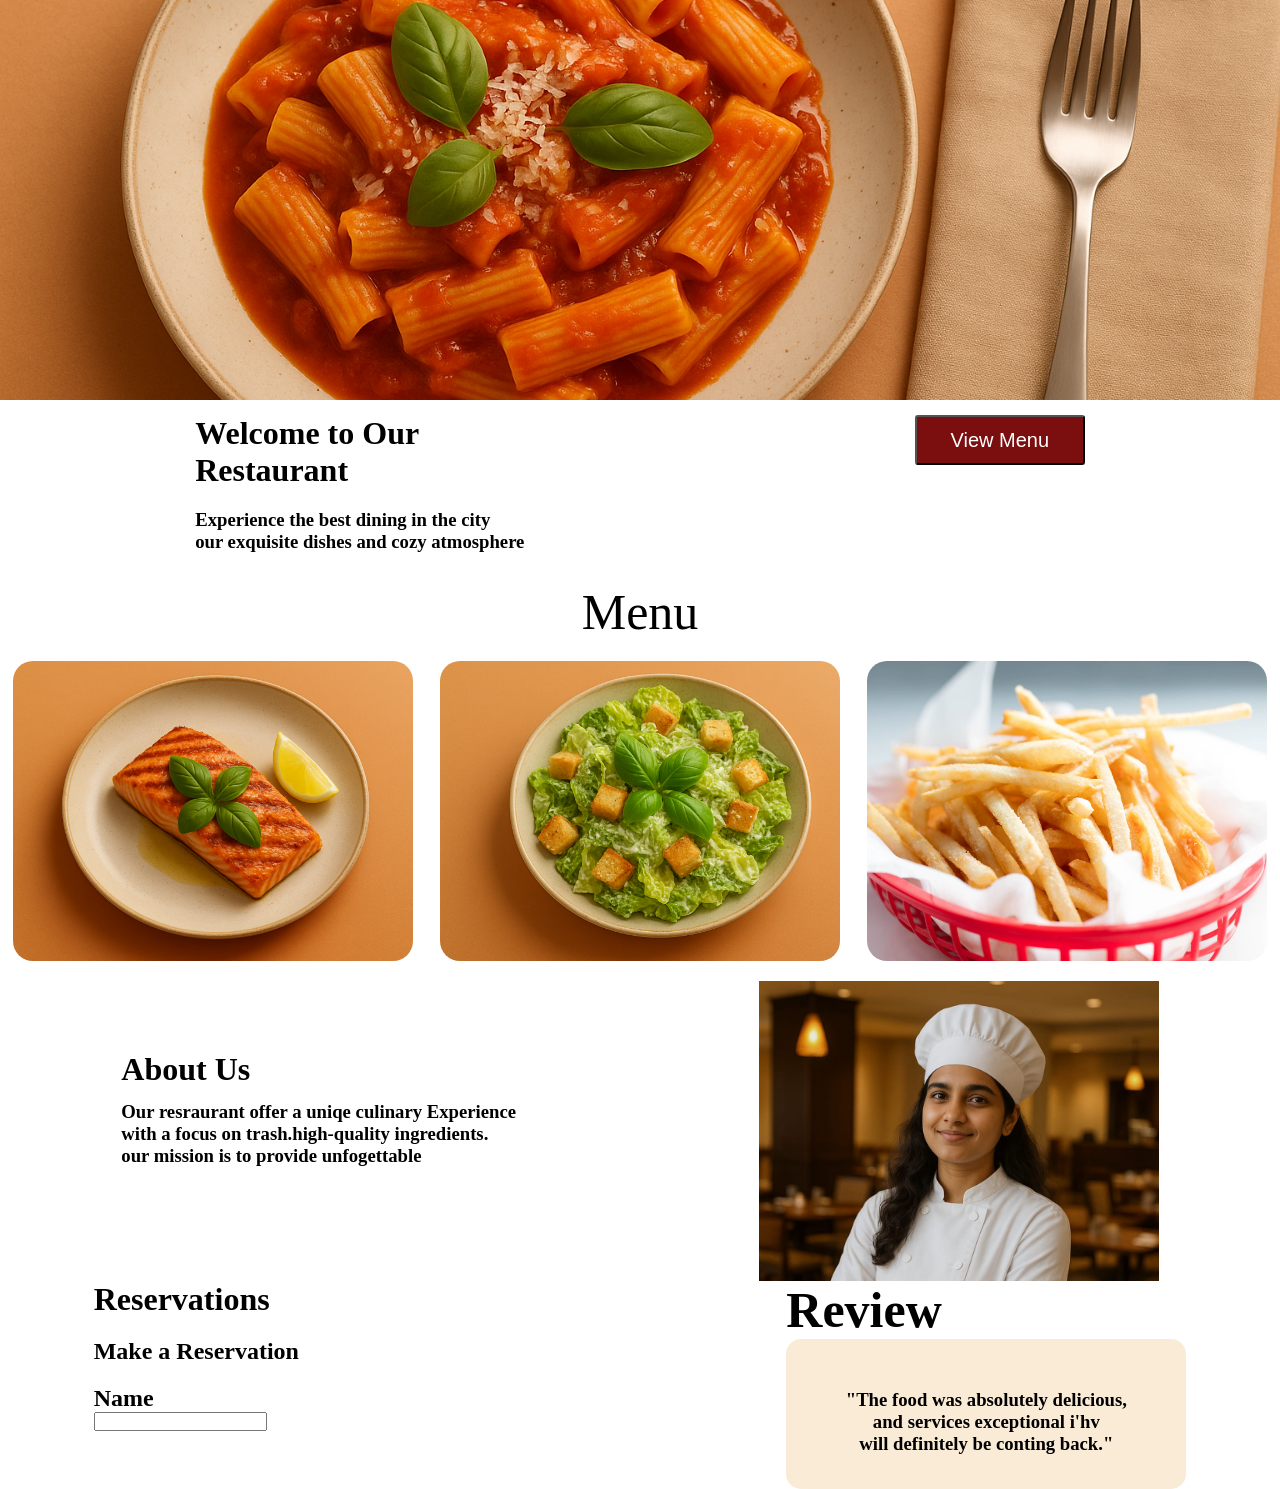
<file: index.html>
<!DOCTYPE html>
<html lang="en">
<head>
    <link rel= "stylesheet" href="stylesheet.css"
    <meta charset="UTF-8">
    <meta name="viewport" content="width=device-width, initial-scale=1.0">
    <title>Restaurant</title>
</head>
<body>
    <div class="nav-bar">
        <div class="nav-img" >
    </div>
    </div>
    <div class="hero">
        <div class="wel">
            <h1 class="the">Welcome to Our</h1>
            <h1> Restaurant</h1>
            <h3 class=" text"> Experience the best dining in the city</h3>
            <h3> our exquisite dishes and cozy atmosphere</h3>
        </div>
        <div class="button">
            <a href="menu.html"><button class="menu"> View Menu</button></a>
        </div>

    </div>
    <div class="sec">
        <p>Menu</p>
    </div>
    <div class="box">
        <div class="box1"></div>
    <div class="box2"></div>
    <div class="box3"></div>
    </div>
    <div class="sec2">
        <div class="about">
        <h1 class="sec3">About Us</h1>
        <h3 class="sec4">Our resraurant offer a uniqe culinary Experience</h3>
        <h3>with a focus on trash.high-quality ingredients.</h3>
        <h3>our mission is to provide unfogettable</h3>
        </div>
        <div class="box4">
            <div class="img"></div>
       </div>
    </div>
    <div class="sec5">
       <div class="box5">
         <h1 class="res">Reservations</h1>
        <h2 class="res1"> Make a Reservation</h2>
        <h2 class="res2">Name</h2>
        <input type=" text" placeholder=" ">
       </div>
       <div class="box6">
        <h2 class="rev">Review</h2>
        <div class="review">
            <h3 id="id1">"The food was absolutely delicious,</h3>
        <h3 id="id2">and services exceptional i'hv</h3>
        <h3 id="id1">will definitely be conting back."</h3>
        </div>
       </div>
    </div>
    

</body>
</html>
</file>
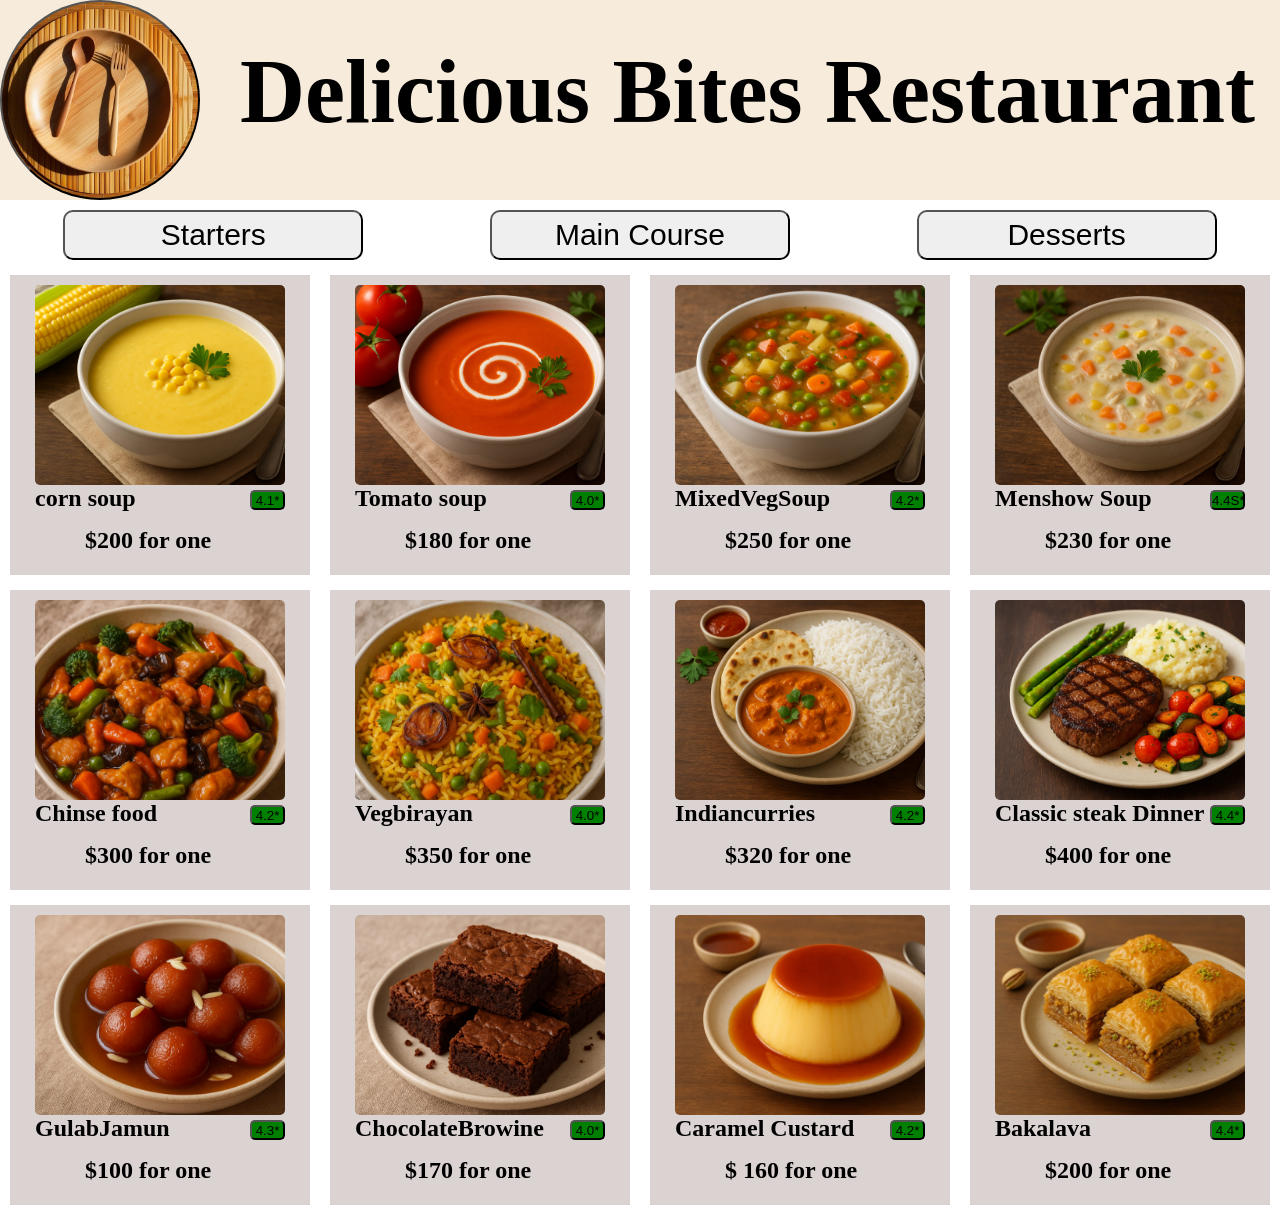
<file: menu.html>
<!DOCTYPE html>
<html lang="en">
<head>
    <meta charset="UTF-8">
    <meta name="viewport" content="width=device-width, initial-scale=1.0">
    <title>menu</title>
    <link rel="stylesheet" href="stylesheet1.css">
</head>
<body>
    <div class="nav-bar">
        <div class="navlogo">
            <button class="logo"></button>
            <h1 class="text">Delicious Bites Restaurant</h1>
        </div>
    </div>
    <div class="button">
    <a href=""><button class="b1"> Starters</button></a>
    <a href=""><button class="b2"> Main Course </button></a>
    <a href=""><button class="b3"> Desserts</button></a>
    </div>
    <div class="section">
        <div class="box1">
            <div class="div-img">
                <div class="csoup">
                    <h2>corn soup</h2>
                    <button id="id1">4.1*</button>
                </div>
                <div class="mrp1">
                    <h2> $200 for one</h2>
                 </div>   
            </div>
        </div>
        <div class="box2">
            <div class="img2">
                <div class="Tsoup">
                    <h2>Tomato soup</h2>
                    <button id="id2">4.0*</button>
                </div>
                <div class="mrp2">
                    <h2> $180 for one</h2>
                 </div>   

            </div>
        </div>
        <div class="box3">
            <div class="img3">
                <div class="mixsoup">
                    <h2>MixedVegSoup</h2>
                    <button id="id3">4.2*</button>
                </div>
                <div class="mrp3">
                    <h2> $250 for one</h2>
                 </div>   

            </div>
        </div>
        <div class="box4">
            <div class="img4">
                <div class="msoup">
                    <h2>Menshow Soup</h2>
                    <button id="id4">4.4S*</button>
                </div>
                <div class="mrp4">
                    <h2> $230 for one</h2>
                 </div>   

            </div>
        </div>
    </div>
    <div class="section2">
        <div class="box5">
            <div class="div-img2">
                <div class="chinese">
                    <h2>Chinse food</h2>
                    <button id="id5">4.2*</button>
                </div>
                <div class="mrp5">
                    <h2> $300 for one</h2>
                 </div>   
            </div>
        </div>
        <div class="box6">
            <div class="img6">
                <div class="vegbi">
                    <h2>Vegbirayan</h2>
                    <button id="id6">4.0*</button>
                </div>
                <div class="mrp6">
                    <h2> $350 for one</h2>
                 </div>   

            </div>
        </div>
        <div class="box7">
            <div class="img7">
                <div class="incurry">
                    <h2>Indiancurries</h2>
                    <button id="id7">4.2*</button>
                </div>
                <div class="mrp7">
                    <h2> $320 for one</h2>
                 </div>   

            </div>
        </div>
        <div class="box8">
            <div class="img8">
                <div class="steak">
                    <h2>Classic steak Dinner</h2>
                    <button id="id8">4.4*</button>
                </div>
                <div class="mrp8">
                    <h2> $400 for one</h2>
                 </div>   

            </div>
        </div>
    </div>
    <div class="section3">
        <div class="box9">
            <div class="div-img3">
                <div class="gulab">
                    <h2>GulabJamun</h2>
                    <button id="id9">4.3*</button>
                </div>
                <div class="mrp9">
                    <h2> $100 for one</h2>
                 </div>   
            </div>
        </div>
        <div class="box10">
            <div class="img10">
                <div class="browine">
                    <h2>ChocolateBrowine</h2>
                    <button id="id10">4.0*</button>
                </div>
                <div class="mrp10">
                    <h2> $170 for one</h2>
                 </div>   

            </div>
        </div>
        <div class="box11">
            <div class="img11">
                <div class="caramel">
                    <h2>Caramel Custard</h2>
                    <button id="id11">4.2*</button>
                </div>
                <div class="mrp11">
                    <h2> $ 160 for one</h2>
                 </div>   

            </div>
        </div>
        <div class="box12">
            <div class="img12">
                <div class="baka">
                    <h2>Bakalava</h2>
                    <button id="id12">4.4*</button>
                </div>
                <div class="mrp12">
                    <h2> $200 for one</h2>
                 </div>   

            </div>
        </div>
    </div>
</body>
</html>
</file>
<file: stylesheet.css>
*{
    padding:0px;
    margin: 0px;
}
.nav-bar{
    display: flex;
    justify-content: center;
}
.nav-img{
     height: 400px;
    width:1500px;
background-image: url("pasta.png");
 background-size:cover;
 background-position: center;
} 
.hero{
    display: flex;
    justify-content: space-around;
    margin-top: 15px;
    
}
   .menu{
    height: 50px;
    width: 170px;
    border-radius: 3px;
    background-color: rgb(123, 14, 14);
    color: white;
    font-size: 20px;
   }
.text{
    margin-top: 20px;

}
p{
    font-size: 50px;
    text-align: center;
    margin-top: 30px;
}
.box{
    padding-top: 20px;
    display: flex;
    justify-content: space-around;
}
.box1{
    height: 300px;
    width: 400px;
    background-image: url("grilled\ salmon.png");
    background-size: cover;
    border-radius: 20px;
}
.box2{
 height: 300px;
    width: 400px;
     background-image: url("caesar\ salad.png");
    background-size: cover;
   border-radius: 20px;
}
.box3{
 height: 300px;
    width: 400px;
     background-image: url("french.jpg");
    background-size: cover;
    border-radius: 20px;
}
.box4{
    height: 300px;
    width: 400px;
    border-radius: 20px;
    
}
.img{
    width: 400px;
    height: 300px;
   background-image: url("chef2.jpg");
    background-size: cover;
}
.sec2{
    display: flex;
    justify-content: space-around;
    margin-top: 20px;
}
.sec3{
margin-top: 70px;
height: 30px;

}
.sec4{
    margin-top:20px;
}
.sec5{
    display: flex;
    justify-content: space-around;
}
.box5{
    margin-right: 300px;
}
.res1{
    margin-top: 20px;
}
.res2{
    margin-top: 20px;
}
.rev{
    font-size: 50px;
    margin-right: 15px;
}
.review{
    height: 100px;
    width: 400px;
    background-color: antiquewhite;
    text-align: center;
    padding-top: 50px;
    border-radius: 15px;
   
}
</file>
<file: stylesheet1.css>
*{
    padding: 0px;
    margin: 0px;
    box-sizing: border-box;
}
.b1{
    height: 50px;
    width: 300px;
    border-radius: 10px;
    font-size: 30px;
}
.b2{
   
height: 50px;
width: 300px;
 border-radius: 10px;
 font-size: 30px;
}
.b3{
    height: 50px;
    width: 300px;
    border-radius: 10px;
   font-size: 30px;
}
.nav-bar{
    background-color: rgb(247, 235, 220);
}
.navlogo{
display: flex;
}

.logo{
    height: 200px;
    width: 200px;
   background-image: url("alogo.jpg");
    border-radius: 50%;
    background-size: cover;
    
}
.text{
 font-size: 90px;
 margin-top: 40px;
 margin-left:40px;
 font-family:'Times New Roman', Times, serif
}
.button{
    margin-top: 10px;
    display: flex;
    justify-content: space-around;
}
.section{
    margin-top: 15px;
    display: flex;
    justify-content: space-around;
   
}
.box1{
    height: 300px;
    width: 300px;
   background-color: rgb(219, 210, 210);
}
.box2{
    height: 300px;
    width: 300px;
     background-color: rgb(219, 210, 210);

}
.box3{
    height: 300px;
    width: 300px;
     background-color: rgb(219, 210, 210);
}
.box4{
    height: 300px;
    width: 300px;
     background-color: rgb(219, 210, 210);
}


 .div-img{
    height: 200px;
    width: 250px;
    border-radius: 5px;
    margin-top: 10px;
    margin-left: 25px;
    background-image: url("cornsoup.jpg");
    background-size: cover;
    
}  
.csoup{
    padding-top: 200px;
    display: flex;
    justify-content: space-between;
    
}

#id1{
    background-color: green;
    height: 20px;
    width: 35px;
    align-items: center;
    border-radius: 5px;
    margin-top: 5px;
}
.mrp1{
    margin-left: 50px;
    margin-top: 15px;
}
.img2{
    height: 200px;
    width: 250px;
    border-radius: 5px;
    margin-top: 10px;
    margin-left: 25px;
    background-image: url("tomatosoup.jpg");
    background-size: cover;
}
.Tsoup{
    padding-top: 200px;
    display: flex;
    justify-content: space-between;
    

}
#id2{
    
    background-color: green;
    height: 20px;
    width: 35px;
    align-items: center;
    border-radius: 5px;
    margin-top: 5px

}
.mrp2{
     margin-left: 50px;
    margin-top: 15px;

}
.img3{
    height: 200px;
    width: 250px;
    border-radius: 5px;
    margin-top: 10px;
    margin-left: 25px;
    background-image: url("mixedvegsoup.jpg");
    background-size: cover;
}
.mixsoup{
    padding-top: 200px;
    display: flex;
    justify-content: space-between;
    

}
#id3{
    
    background-color: green;
    height: 20px;
    width: 35px;
    align-items: center;
    border-radius: 5px;
    margin-top: 5px

}
.mrp3{
     margin-left: 50px;
    margin-top: 15px;

}
.img4{
    height: 200px;
    width: 250px;
    border-radius: 5px;
    margin-top: 10px;
    margin-left: 25px;
    background-image: url("anothersoup.jpg");
    background-size: cover;
}
.msoup{
    padding-top: 200px;
    display: flex;
    justify-content: space-between;
    

}
#id4{
    
    background-color: green;
    height: 20px;
    width: 35px;
    align-items: center;
    border-radius: 5px;
    margin-top: 5px

}
.mrp4{
     margin-left: 50px;
    margin-top: 15px;

}
.section2{
    margin-top: 15px;
    display: flex;
    justify-content: space-around;
   
}
.box5{
    height: 300px;
    width: 300px;
   background-color: rgb(219, 210, 210);
}
.box6{
    height: 300px;
    width: 300px;
     background-color: rgb(219, 210, 210);

}
.box7{
    height: 300px;
    width: 300px;
     background-color: rgb(219, 210, 210);
}
.box8{
    height: 300px;
    width: 300px;
     background-color: rgb(219, 210, 210);
}


 .div-img2{
    height: 200px;
    width: 250px;
    border-radius: 5px;
    margin-top: 10px;
    margin-left: 25px;
    background-image: url("chinese.jpg");
    background-size: cover;
    
}  
.chinese{
    padding-top: 200px;
    display: flex;
    justify-content: space-between;
    
}

#id5{
    background-color: green;
    height: 20px;
    width: 35px;
    align-items: center;
    border-radius: 5px;
    margin-top: 5px;
}
.mrp5{
    margin-left: 50px;
    margin-top: 15px;
}
.img6{
    height: 200px;
    width: 250px;
    border-radius: 5px;
    margin-top: 10px;
    margin-left: 25px;
    background-image: url("vegbirayan.jpg");
    background-size: cover;
}
.vegbi{
    padding-top: 200px;
    display: flex;
    justify-content: space-between;
    

}
#id6{
    
    background-color: green;
    height: 20px;
    width: 35px;
    align-items: center;
    border-radius: 5px;
    margin-top: 5px

}
.mrp6{
     margin-left: 50px;
    margin-top: 15px;

}
.img7{
    height: 200px;
    width: 250px;
    border-radius: 5px;
    margin-top: 10px;
    margin-left: 25px;
    background-image: url("indiancurries.jpg");
    background-size: cover;
}
.incurry{
    padding-top: 200px;
    display: flex;
    justify-content: space-between;
    

}
#id7{
    
    background-color: green;
    height: 20px;
    width: 35px;
    align-items: center;
    border-radius: 5px;
    margin-top: 5px

}
.mrp7{
     margin-left: 50px;
    margin-top: 15px;

}
.img8{
    height: 200px;
    width: 250px;
    border-radius: 5px;
    margin-top: 10px;
    margin-left: 25px;
    background-image: url("Classic\ Steak\ Dinner.jpg");
    background-size: cover;
}
.steak{
    padding-top: 200px;
    display: flex;
    justify-content: space-between;
    

}
#id8{
    
    background-color: green;
    height: 20px;
    width: 35px;
    align-items: center;
    border-radius: 5px;
    margin-top: 5px

}
.mrp8{
     margin-left: 50px;
    margin-top: 15px;

}
.section3{
    margin-top: 15px;
    display: flex;
    justify-content: space-around;
   
}
.box9{
    height: 300px;
    width: 300px;
   background-color: rgb(219, 210, 210);
}
.box10{
    height: 300px;
    width: 300px;
     background-color: rgb(219, 210, 210);

}
.box11{
    height: 300px;
    width: 300px;
     background-color: rgb(219, 210, 210);
}
.box12{
    height: 300px;
    width: 300px;
     background-color: rgb(219, 210, 210);
}


 .div-img3{
    height: 200px;
    width: 250px;
    border-radius: 5px;
    margin-top: 10px;
    margin-left: 25px;
    background-image: url("gulabjamun.jpg");
    background-size: cover;
    
}  
.gulab{
    padding-top: 200px;
    display: flex;
    justify-content: space-between;
    
}

#id9{
    background-color: green;
    height: 20px;
    width: 35px;
    align-items: center;
    border-radius: 5px;
    margin-top: 5px;
}
.mrp9{
    margin-left: 50px;
    margin-top: 15px;
}
.img10{
    height: 200px;
    width: 250px;
    border-radius: 5px;
    margin-top: 10px;
    margin-left: 25px;
    background-image: url("chocolatebrowine.jpg");
    background-size: cover;
    
}
.browine{
    padding-top: 200px;
    display: flex;
    justify-content: space-between;
    }

#id10{
    
    background-color: green;
    height: 20px;
    width: 35px;
    align-items: center;
    border-radius: 5px;
    margin-top: 5px

}
.mrp10{
     margin-left: 50px;
    margin-top: 15px;

}
.img11{
    height: 200px;
    width: 250px;
    border-radius: 5px;
    margin-top: 10px;
    margin-left: 25px;
    background-image: url("asweet.jpg");
    background-size: cover;
}
.caramel{
    padding-top: 200px;
    display: flex;
    justify-content: space-between;
    

}
#id11{
    
    background-color: green;
    height: 20px;
    width: 35px;
    align-items: center;
    border-radius: 5px;
    margin-top: 5px

}
.mrp11{
     margin-left: 50px;
    margin-top: 15px;

}
.img12{
    height: 200px;
    width: 250px;
    border-radius: 5px;
    margin-top: 10px;
    margin-left: 25px;
    background-image: url("bakalva.jpg");
    background-size: cover;
}
.baka{
    padding-top: 200px;
    display: flex;
    justify-content: space-between;
    

}
#id12{
    
    background-color: green;
    height: 20px;
    width: 35px;
    align-items: center;
    border-radius: 5px;
    margin-top: 5px

}
.mrp12{
     margin-left: 50px;
    margin-top: 15px;

}
</file>
